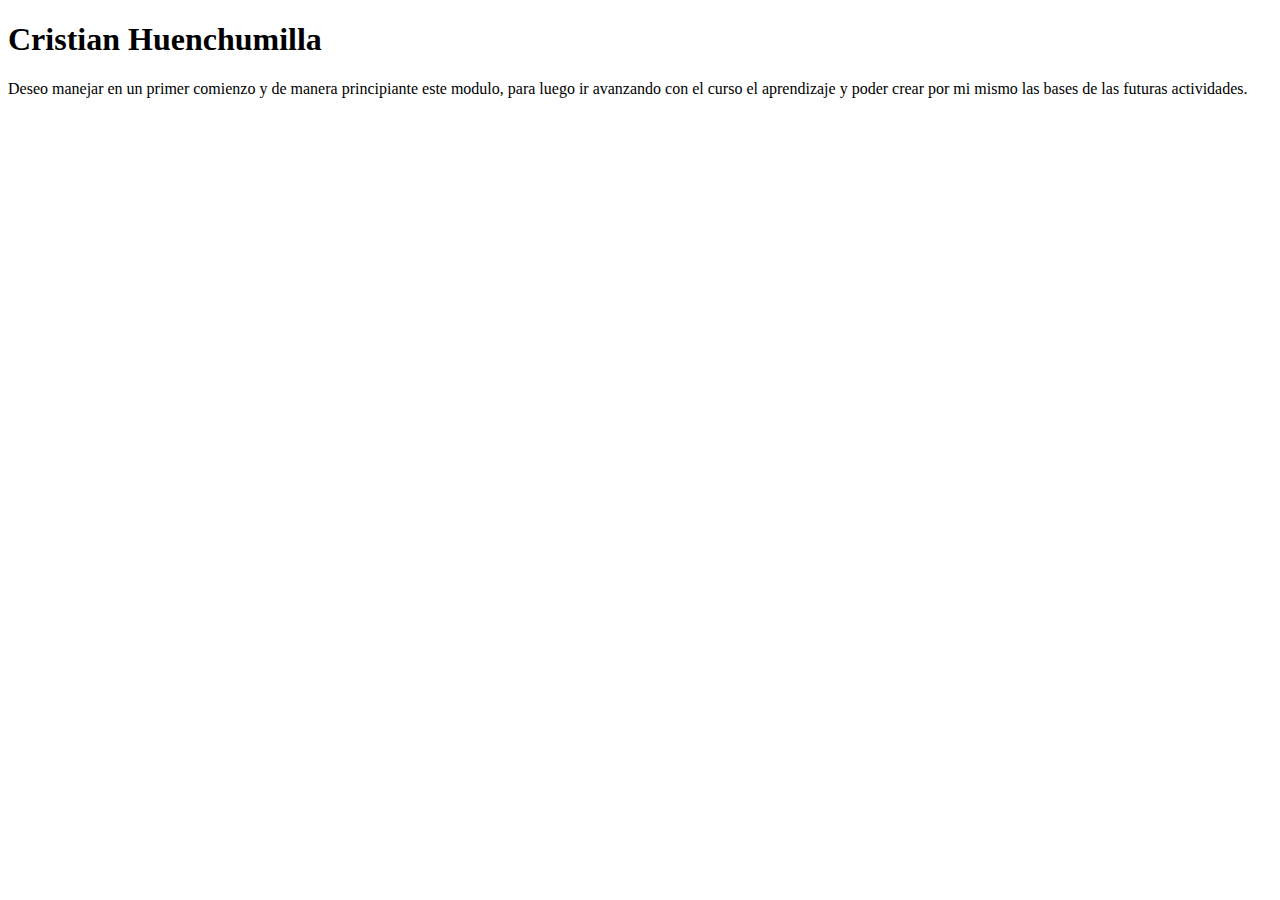
<file: actividad_m2_l1/index.html>
<!DOCTYPE html>
<html lang="en">
<head>
    <meta charset="UTF-8">
    <meta name="viewport" content="width=device-width, initial-scale=1.0">
    <title>Mi primera pagina</title>
</head>
<body>
    <h1>Cristian Huenchumilla</h1>
    <p>Deseo manejar en un primer comienzo y de manera principiante este modulo, para luego ir avanzando con el curso el aprendizaje y poder crear por mi mismo las bases de las futuras actividades.</p>
</body>
</html>
</file>
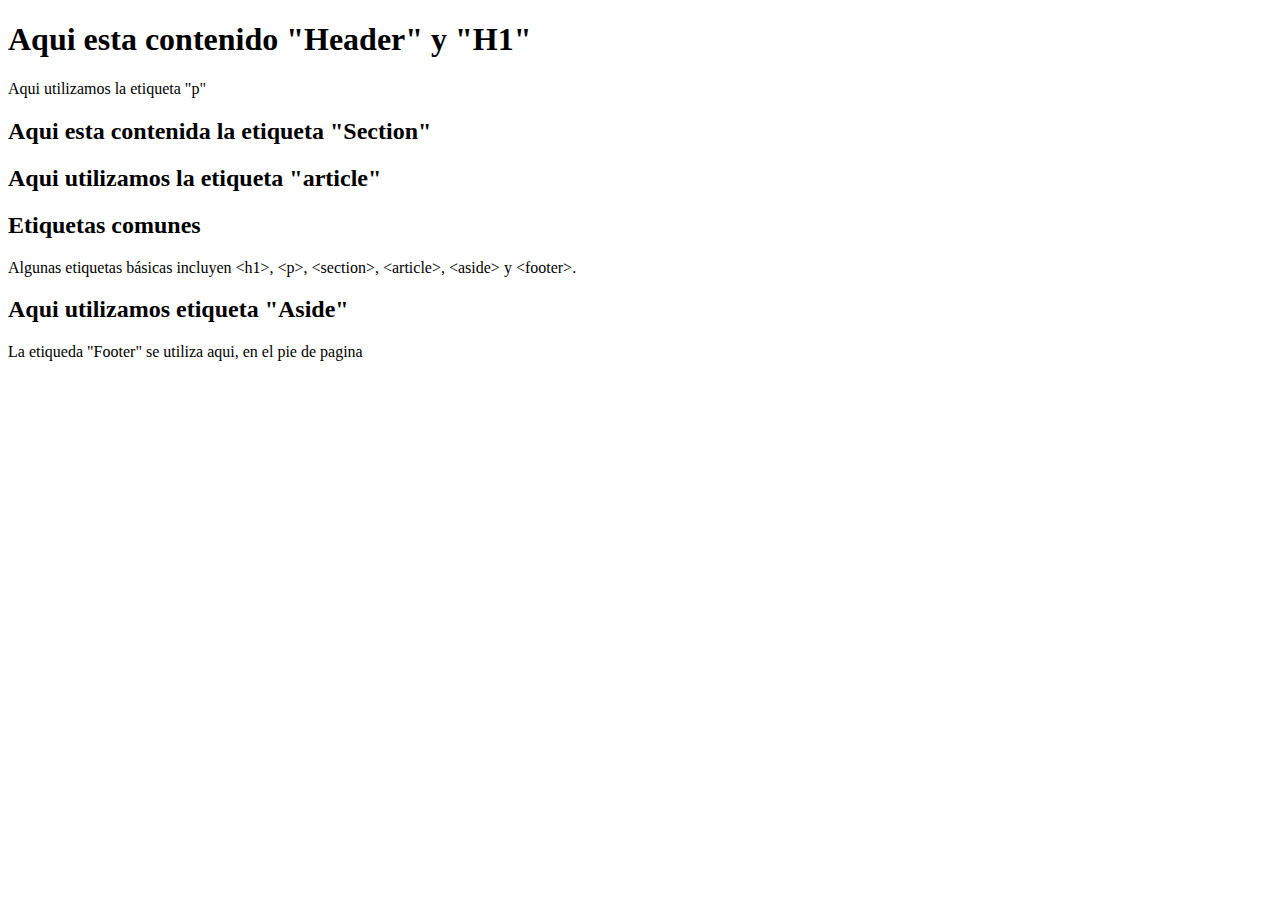
<file: Leccion 2 Ejercicio 1/index.html>
<!DOCTYPE html>
<html lang="es">
<head>
    <meta charset="UTF-8">
    <meta name="viewport" content="width=device-width, initial-scale=1.0">
    <title>Leccion 2 Ejercicio 1</title>
</head>
<body>
    <!-- header: Encabezado principal del sitio, suele contener el logo y navegación -->
    <header>
      <h1>Aqui esta contenido "Header" y "H1"</h1> <!-- h1: Título principal de la página -->
      <p>Aqui utilizamos la etiqueta "p"</p> <!-- p: Párrafo introductorio -->
    </header>
  
    <!-- section: Sección temática del contenido -->
    <section>
      <h2>Aqui esta contenida la etiqueta "Section"</h2>
  
      <!-- article: Contenido independiente dentro de una sección -->
      <article>
        <h2>Aqui utilizamos la etiqueta "article"</h2>
      </article>
  
      <article>
        <h2>Etiquetas comunes</h2>
        <p>Algunas etiquetas básicas incluyen &lt;h1&gt;, &lt;p&gt;, &lt;section&gt;, &lt;article&gt;, &lt;aside&gt; y &lt;footer&gt;.</p>
      </article>
    </section>
  
    <!-- aside: Contenido complementario o lateral, como enlaces o datos extra -->
    <aside>
      <h2>Aqui utilizamos etiqueta "Aside"</h2>
    </aside>
  
    <!-- footer: Pie de página, contiene información final como derechos o contacto -->
    <footer>
      <p>La etiqueda "Footer" se utiliza aqui, en el pie de pagina</p>
    </footer>
  </body>
</html>
</file>
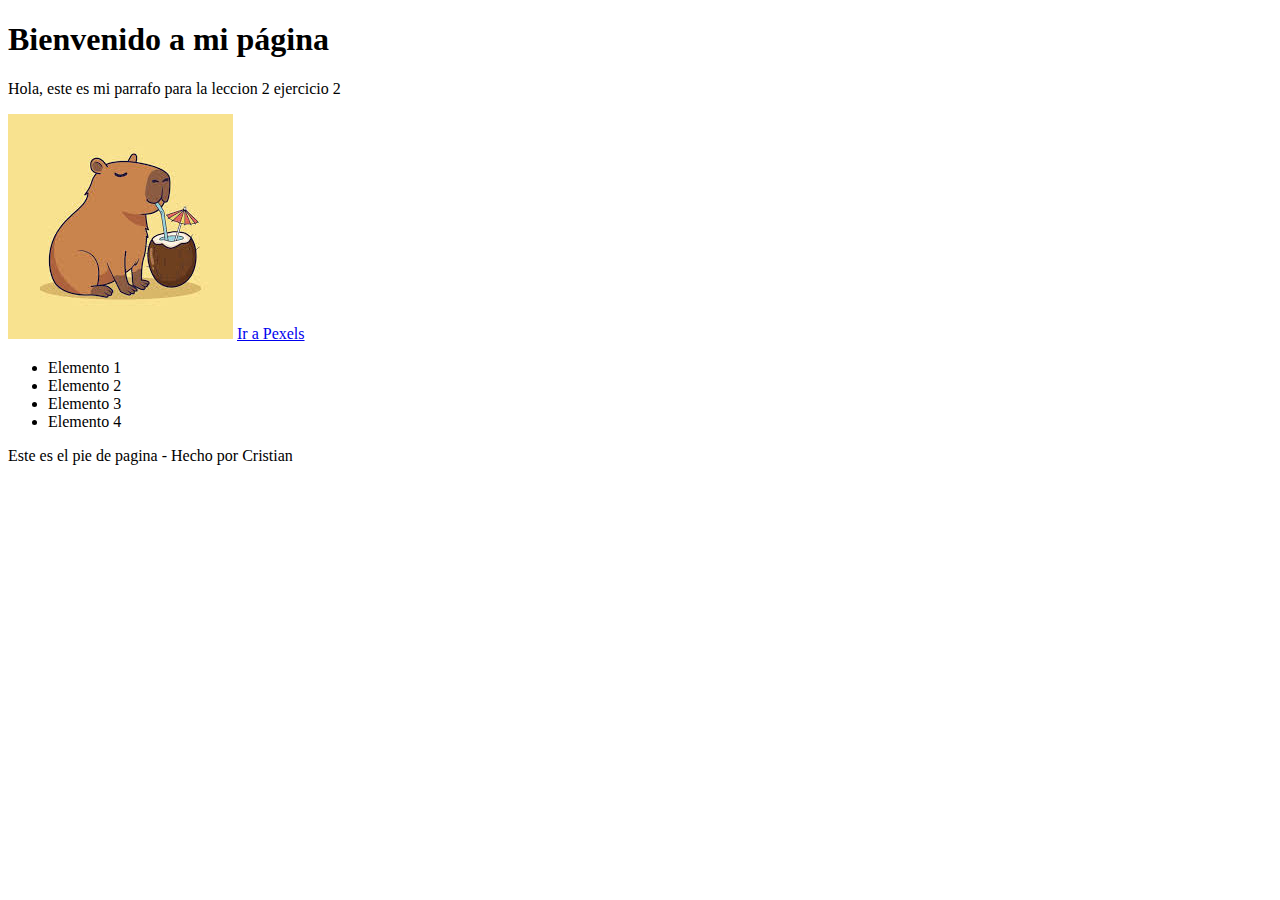
<file: Leccion 2 Ejercicio 2/index.html>
<!DOCTYPE html>
<html lang="en">
<head>
    <meta charset="UTF-8">
    <meta name="viewport" content="width=device-width, initial-scale=1.0">
    <title>Leccion 2, ejercicio 2</title>
</head>
<body>
    <h1>Bienvenido a mi página</h1>         
    <p>Hola, este es mi parrafo para la leccion 2 ejercicio 2</p>    
    <img src="[data-uri]" alt="Imagen de ejemplo"> 
    <a href="https://www.pexels.com/es-es/">Ir a Pexels</a> 
    <ul>
      <li>Elemento 1</li>
      <li>Elemento 2</li>
      <li>Elemento 3</li>
      <li>Elemento 4</li>
    </ul>                                      
    <footer>Este es el pie de pagina - Hecho por Cristian</footer>    
  </body>
</html>
</file>
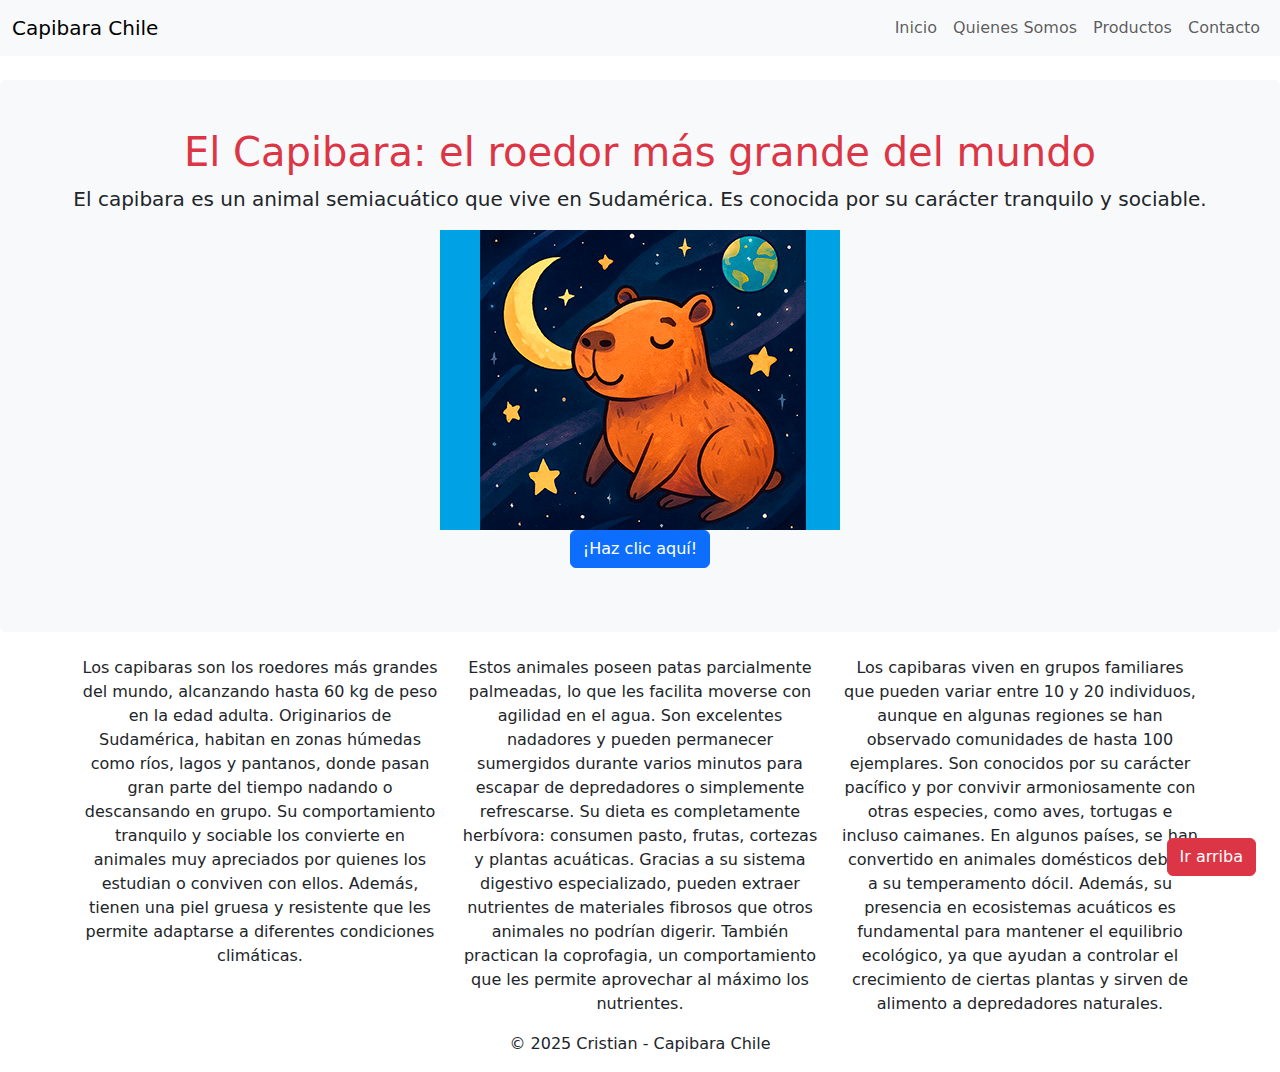
<file: Leccion 4 - Cristian  Huenchumilla/index.html>
<!DOCTYPE html>
<html lang="es">
<head>
    <meta charset="UTF-8">
    <meta name="viewport" content="width=device-width, initial-scale=1.0">
    <title>Capibara Chile</title>
    <link rel="stylesheet" href="assets/css/styles.css">
    <link href="https://cdn.jsdelivr.net/npm/bootstrap@5.3.2/dist/css/bootstrap.min.css" rel="stylesheet">

</head>
<body>
    
    <div class="container"></div>

    <nav class="navbar navbar-expand-lg navbar-light bg-light mb-4">
        <div class="container-fluid">
          <a class="navbar-brand" href="#">Capibara Chile</a>
          <div class="collapse navbar-collapse">
            <ul class="navbar-nav ms-auto">
              <li class="nav-item">
                <a class="nav-link" href="#">Inicio</a>
              </li>
              <li class="nav-item">
                <a class="nav-link" href="#">Quienes Somos</a>
              </li>
              <li class="nav-item">
                <a class="nav-link" href="#">Productos</a>
              </li>
              <li class="nav-item">
                <a class="nav-link" href="#">Contacto</a>
              </li>
            </ul>
          </div>
        </div>
      </nav>
      
      <section class="bg-light p-5 rounded mb-4">
        <h1 class="text-danger">El Capibara: el roedor más grande del mundo</h1>
        <p class="lead">El capibara es un animal semiacuático que vive en Sudamérica. Es conocida por su carácter tranquilo y sociable.</p>
        <img src="assets/img/capibara.jpg" alt="Capibara en su hábitat">
        <div class="text-center mb-3">
          <button class="btn btn-primary">¡Haz clic aquí!</button>
        </div>
      </section>
      
      <div class="container mt-4">
        <div class="row">
          <div class="col-md-4">
            <p>
              Los capibaras son los roedores más grandes del mundo, alcanzando hasta 60 kg de peso en la edad adulta. Originarios de Sudamérica, habitan en zonas húmedas como ríos, lagos y pantanos, donde pasan gran parte del tiempo nadando o descansando en grupo. Su comportamiento tranquilo y sociable los convierte en animales muy apreciados por quienes los estudian o conviven con ellos. Además, tienen una piel gruesa y resistente que les permite adaptarse a diferentes condiciones climáticas.
            </p>
          </div>
          <div class="col-md-4">
            <p>
              Estos animales poseen patas parcialmente palmeadas, lo que les facilita moverse con agilidad en el agua. Son excelentes nadadores y pueden permanecer sumergidos durante varios minutos para escapar de depredadores o simplemente refrescarse. Su dieta es completamente herbívora: consumen pasto, frutas, cortezas y plantas acuáticas. Gracias a su sistema digestivo especializado, pueden extraer nutrientes de materiales fibrosos que otros animales no podrían digerir. También practican la coprofagia, un comportamiento que les permite aprovechar al máximo los nutrientes.
            </p>
          </div>
          <div class="col-md-4">
            <p>
              Los capibaras viven en grupos familiares que pueden variar entre 10 y 20 individuos, aunque en algunas regiones se han observado comunidades de hasta 100 ejemplares. Son conocidos por su carácter pacífico y por convivir armoniosamente con otras especies, como aves, tortugas e incluso caimanes. En algunos países, se han convertido en animales domésticos debido a su temperamento dócil. Además, su presencia en ecosistemas acuáticos es fundamental para mantener el equilibrio ecológico, ya que ayudan a controlar el crecimiento de ciertas plantas y sirven de alimento a depredadores naturales.
            </p>
          </div>
        </div>
      </div>
      
      <button id="ir-arriba" class="btn btn-danger position-fixed bottom-0 end-0 m-4">Ir arriba</button>


    <footer>
        <p>© 2025 Cristian - Capibara Chile</p>
    </footer>
    
<script src="https://cdn.jsdelivr.net/npm/bootstrap@5.3.2/dist/js/bootstrap.bundle.min.js"></script>

    
<script src="assets/js/script.js"></script>

  </body>
</html>
</file>
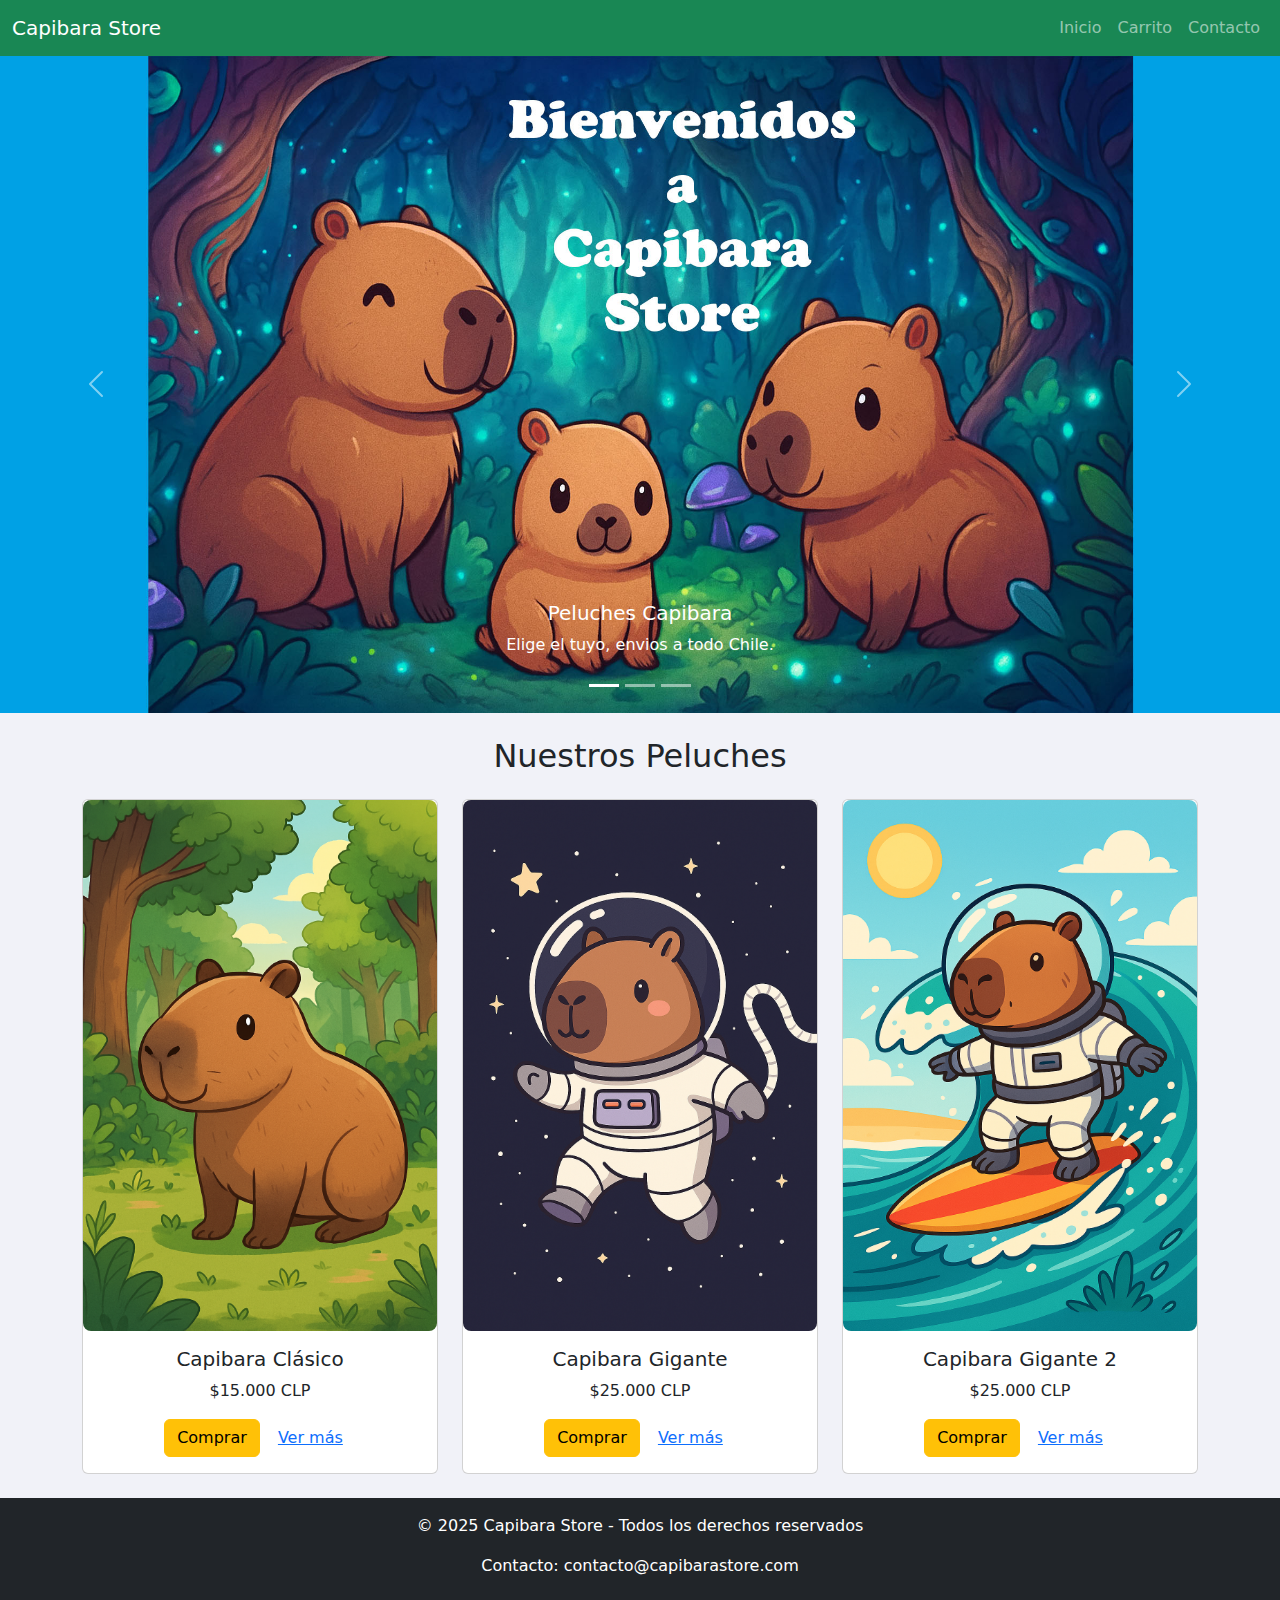
<file: Portafolio_M2_Cristian Huenchumilla/index.html>
<!DOCTYPE html>
<html lang="es">
<head>
  <meta charset="UTF-8">
  <meta name="viewport" content="width=device-width, initial-scale=1.0">
  <title>Capibara Store</title>
  
  <link href="https://cdn.jsdelivr.net/npm/bootstrap@5.3.2/dist/css/bootstrap.min.css" rel="stylesheet">
  <link rel="stylesheet" href="assets/css/styles.css">
</head>
<body>
  
  <nav class="navbar navbar-expand-lg navbar-dark bg-success">
    <div class="container-fluid">
      <a class="navbar-brand" href="#">Capibara Store</a>
      <button class="navbar-toggler" type="button" data-bs-toggle="collapse" data-bs-target="#navbarNav">
        <span class="navbar-toggler-icon"></span>
      </button>
      <div class="collapse navbar-collapse" id="navbarNav">
        <ul class="navbar-nav ms-auto">
          <li class="nav-item"><a class="nav-link" href="index.html">Inicio</a></li>
          <li class="nav-item"><a class="nav-link" href="carrito.html">Carrito</a></li>
          <li class="nav-item"><a class="nav-link" href="#footer">Contacto</a></li>
        </ul>
      </div>
    </div>
  </nav>


  <div id="carouselExampleCaptions" class="carousel slide">
    <div class="carousel-indicators">
      <button type="button" data-bs-target="#carouselExampleCaptions" data-bs-slide-to="0" class="active" aria-current="true" aria-label="Slide 1"></button>
      <button type="button" data-bs-target="#carouselExampleCaptions" data-bs-slide-to="1" aria-label="Slide 2"></button>
      <button type="button" data-bs-target="#carouselExampleCaptions" data-bs-slide-to="2" aria-label="Slide 3"></button>
    </div>
    <div class="carousel-inner">
      <div class="carousel-item active">
        <img src="assets/img/111.jpg" class="d-block w-100" alt="1">
        <div class="carousel-caption d-none d-md-block">
          <h5>Peluches Capibara</h5>
          <p>Elige el tuyo, envios a todo Chile.</p>
        </div>
      </div>
      <div class="carousel-item">
        <img src="assets/img/222.jpg" class="d-block w-100" alt="2">
        <div class="carousel-caption d-none d-md-block">
          <h5>Peluches Capibara en la Ciudad</h5>
          <p>Elige el tuyo, envios a todo Chile.</p>
        </div>
      </div>
      <div class="carousel-item">
        <img src="assets/img/333.jpg" class="d-block w-100" alt="3">
        <div class="carousel-caption d-none d-md-block">
          <h5>Peluches Capibara en la Playa</h5>
          <p>Elige el tuyo, envios a todo Chile.</p>
        </div>
      </div>
    </div>
    <button class="carousel-control-prev" type="button" data-bs-target="#carouselExampleCaptions" data-bs-slide="prev">
      <span class="carousel-control-prev-icon" aria-hidden="true"></span>
      <span class="visually-hidden">Previous</span>
    </button>
    <button class="carousel-control-next" type="button" data-bs-target="#carouselExampleCaptions" data-bs-slide="next">
      <span class="carousel-control-next-icon" aria-hidden="true"></span>
      <span class="visually-hidden">Next</span>
    </button>
  </div>


 
  <div class="container my-4">
    <h2 class="text-center mb-4">Nuestros Peluches</h2>
    <div class="row">
     
      <div class="col-md-4">
        <div class="card">
          <img src="assets/img/capibara1.jpg" class="card-img-top" alt="Capibara clásico">
          <div class="card-body text-center">
            <h5 class="card-title">Capibara Clásico</h5>
            <p class="card-text">$15.000 CLP</p>
            <button class="btn btn-warning" onclick="agregarAlCarrito('Capibara Clásico')">Comprar</button>
            <a href="producto.html" class="btn btn-link">Ver más</a>
          </div>
        </div>
      </div>
      
      <div class="col-md-4">
        <div class="card">
          <img src="assets/img/capibara2.jpg" class="card-img-top" alt="Capibara gigante">
          <div class="card-body text-center">
            <h5 class="card-title">Capibara Gigante</h5>
            <p class="card-text">$25.000 CLP</p>
            <button class="btn btn-warning" onclick="agregarAlCarrito('Capibara Gigante')">Comprar</button>
            <a href="producto.html" class="btn btn-link">Ver más</a>
          </div>
        </div>
      </div>
      
      <div class="col-md-4">
        <div class="card">
          <img src="assets/img/capibara3.jpg" class="card-img-top" alt="Capibara gigante">
          <div class="card-body text-center">
            <h5 class="card-title">Capibara Gigante 2</h5>
            <p class="card-text">$25.000 CLP</p>
            <button class="btn btn-warning" onclick="agregarAlCarrito('Capibara Gigante 2')">Comprar</button>
            <a href="producto.html" class="btn btn-link">Ver más</a>
          </div>
        </div>
      </div>
    </div> 
  </div> 

 
  <footer id="footer" class="bg-dark text-white text-center p-3 mt-4">
    <p>© 2025 Capibara Store - Todos los derechos reservados</p>
    <p>Contacto: contacto@capibarastore.com</p>
  </footer>

  
  <script src="https://cdn.jsdelivr.net/npm/bootstrap@5.3.2/dist/js/bootstrap.bundle.min.js"></script>
  <script src="assets/js/script.js"></script>
</body>
</html>
</file>
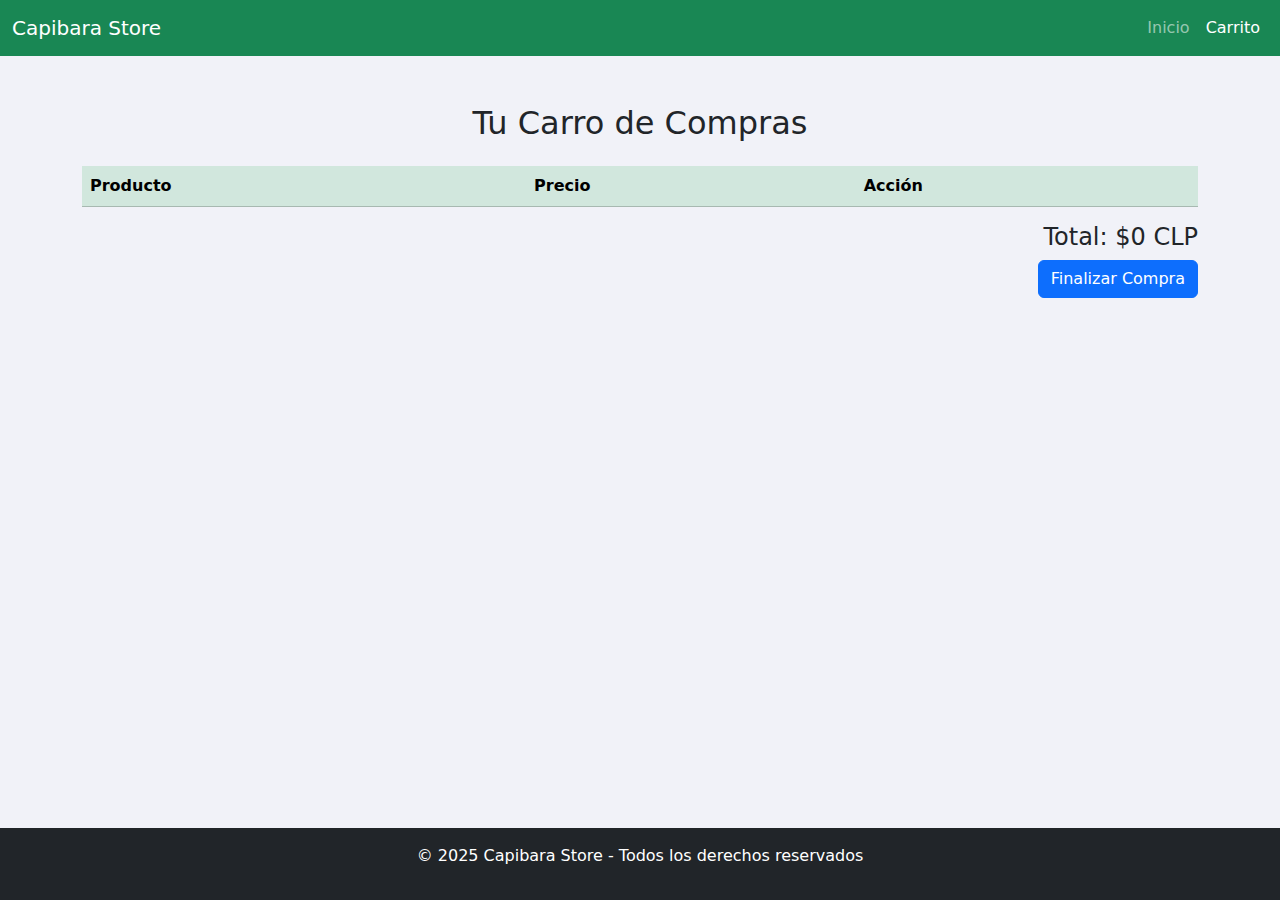
<file: Portafolio_M2_Cristian Huenchumilla/carrito.html>
<!DOCTYPE html>
<html lang="es">
<head>
  <meta charset="UTF-8">
  <meta name="viewport" content="width=device-width, initial-scale=1.0">
  <title>Carrito de Compras</title>
  
  <link href="https://cdn.jsdelivr.net/npm/bootstrap@5.3.2/dist/css/bootstrap.min.css" rel="stylesheet">
  <link rel="stylesheet" href="assets/css/styles.css">
  <style>
    
    body {
      display: flex;
      flex-direction: column;
      min-height: 100vh;
    }
    main {
      flex: 1; 
    }
  </style>
</head>
<body>
  
  <nav class="navbar navbar-expand-lg navbar-dark bg-success">
    <div class="container-fluid">
      <a class="navbar-brand" href="index.html">Capibara Store</a>
      <div class="collapse navbar-collapse">
        <ul class="navbar-nav ms-auto">
          <li class="nav-item"><a class="nav-link" href="index.html">Inicio</a></li>
          <li class="nav-item"><a class="nav-link active" href="carrito.html">Carrito</a></li>
        </ul>
      </div>
    </div>
  </nav>

  
  <main class="container my-5">
    <h2 class="text-center mb-4">Tu Carro de Compras</h2>
    <table class="table table-striped">
      <thead class="table-success">
        <tr>
          <th>Producto</th>
          <th>Precio</th>
          <th>Acción</th>
        </tr>
      </thead>
      <tbody id="carrito-items">
        
      </tbody>
    </table>

    <div class="text-end">
      <h4>Total: <span id="carrito-total">$0 CLP</span></h4>
      <button class="btn btn-primary">Finalizar Compra</button>
    </div>
  </main>

  
  <footer class="bg-dark text-white text-center p-3 mt-auto">
    <p>© 2025 Capibara Store - Todos los derechos reservados</p>
  </footer>

  
  <script src="https://cdn.jsdelivr.net/npm/bootstrap@5.3.2/dist/js/bootstrap.bundle.min.js"></script>
  <script src="assets/js/script.js"></script>
</body>
</html>
</file>
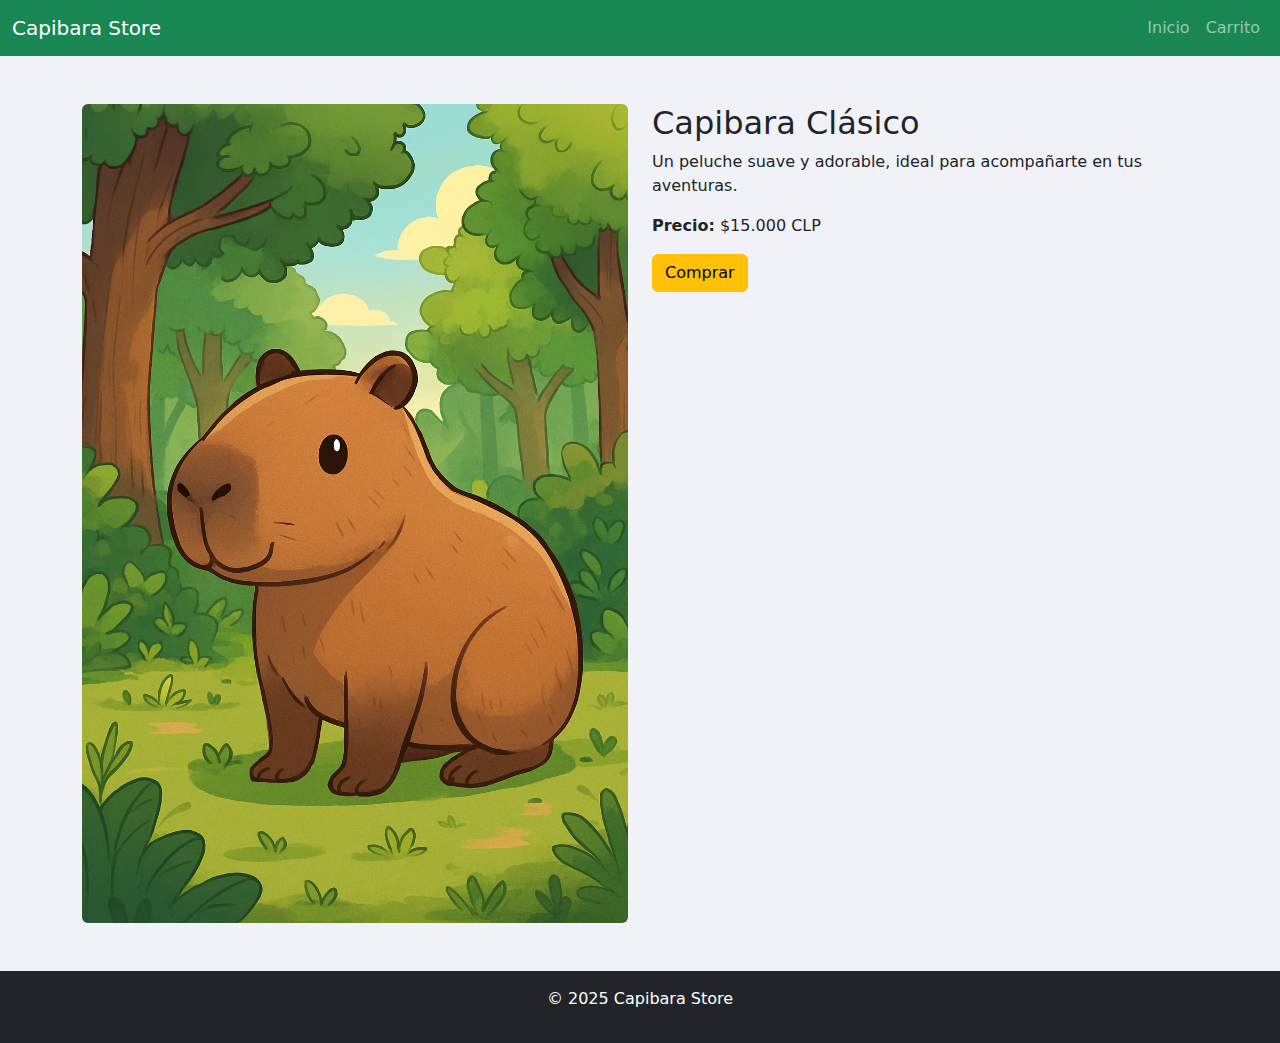
<file: Portafolio_M2_Cristian Huenchumilla/producto.html>
<!DOCTYPE html>
<html lang="es">
<head>
  <meta charset="UTF-8">
  <meta name="viewport" content="width=device-width, initial-scale=1.0">
  <title>Detalle del Producto</title>
  <link href="https://cdn.jsdelivr.net/npm/bootstrap@5.3.2/dist/css/bootstrap.min.css" rel="stylesheet">
  <link rel="stylesheet" href="assets/css/styles.css">
</head>
<body>
  <!-- Navbar -->
  <nav class="navbar navbar-expand-lg navbar-dark bg-success">
    <div class="container-fluid">
      <a class="navbar-brand" href="#">Capibara Store</a>
      <div class="collapse navbar-collapse">
        <ul class="navbar-nav ms-auto">
          <li class="nav-item"><a class="nav-link" href="index.html">Inicio</a></li>
          <li class="nav-item"><a class="nav-link" href="carrito.html">Carrito</a></li>
        </ul>
      </div>
    </div>
  </nav>

  <!-- Detalle del producto -->
  <div class="container my-5">
    <div class="row">
      <div class="col-md-6">
        <img src="assets/img/capibara1.jpg" class="img-fluid rounded" alt="Capibara clásico">
      </div>
      <div class="col-md-6">
        <h2>Capibara Clásico</h2>
        <p>Un peluche suave y adorable, ideal para acompañarte en tus aventuras.</p>
        <p><strong>Precio:</strong> $15.000 CLP</p>
        <button class="btn btn-warning" onclick="agregarAlCarrito('Capibara Clásico')">Comprar</button>
      </div>
    </div>
  </div>

  <!-- Footer -->
  <footer class="bg-dark text-white text-center p-3 mt-4">
    <p>© 2025 Capibara Store</p>
  </footer>

  <script src="assets/js/script.js"></script>
  <script src="https://cdn.jsdelivr.net/npm/bootstrap@5.3.2/dist/js/bootstrap.bundle.min.js"></script>
</body>
</html>
</file>
<file: Leccion 4 - Cristian  Huenchumilla/assets/css/styles.css>
body {
    background-color: lightblue;
  }

  h1 {
    color: red;
  }

  img {
    width: 400px;
    height: 300px;
    display: block;
    margin: auto;
  }
  
  h1 {
    text-align: center;
  }

  p {
    text-align: center;
  }

  footer {
    text-align: center;
  }
</file>
<file: Portafolio_M2_Cristian Huenchumilla/assets/css/styles.css>
body {
    background-color: #f1f2f8;
  }
  
  .card img {
    border-radius: 8px;
  }
</file>
